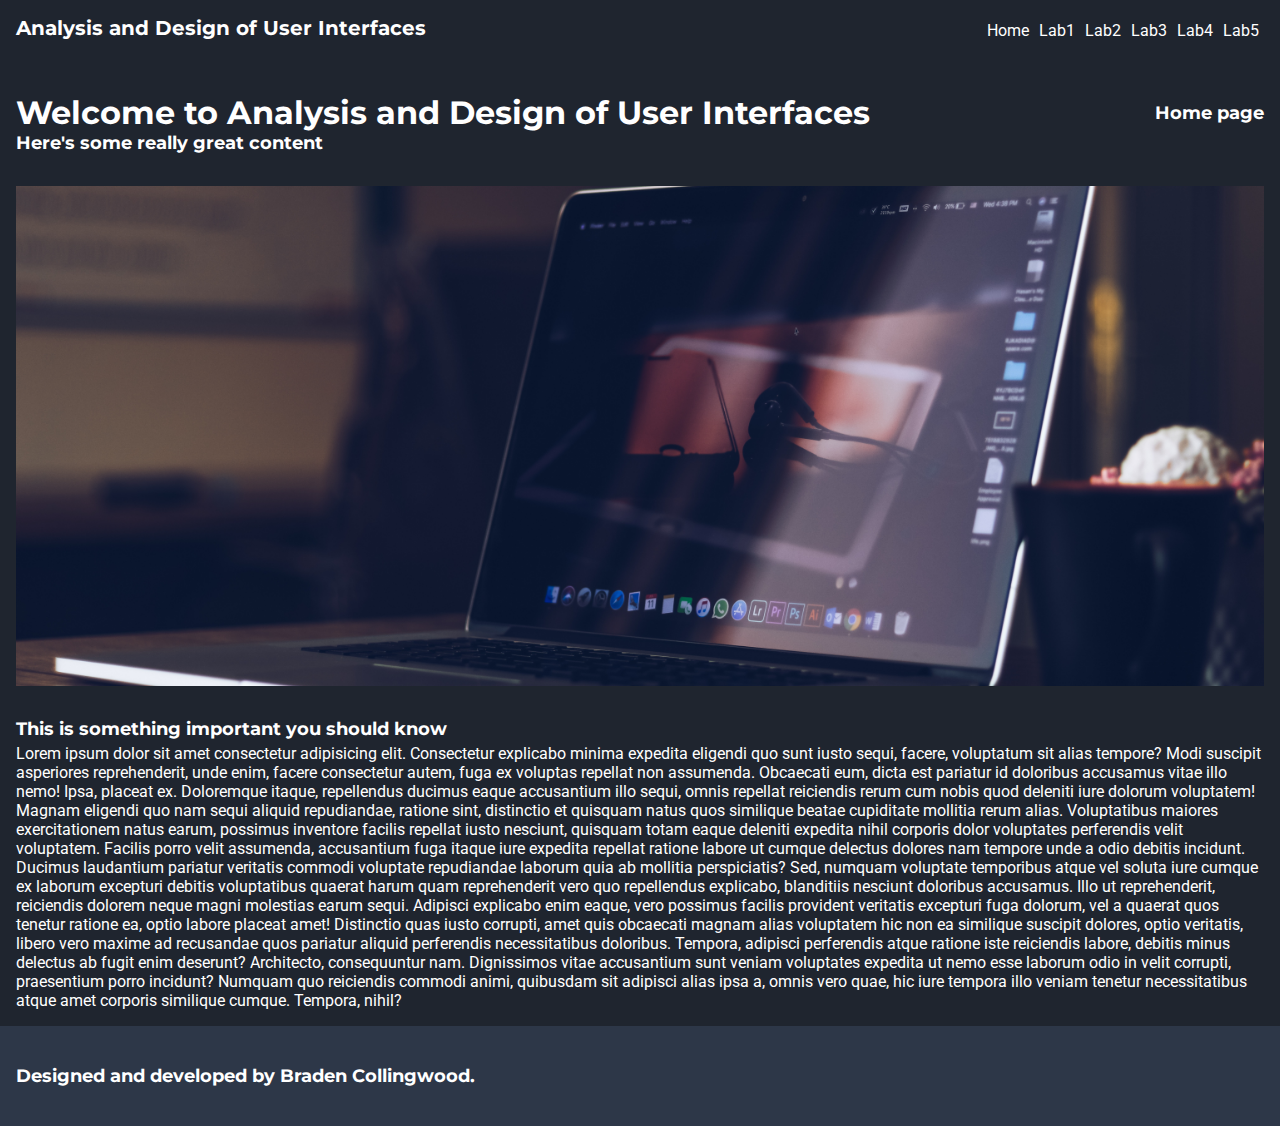
<file: index.html>
<!DOCTYPE html>
<html lang="en">
<head>
    <meta charset="UTF-8">
    <meta name="viewport" content="width=device-width, initial-scale=1.0">
    <link rel="stylesheet" href="./index.css">
    <link href="https://fonts.googleapis.com/css2?family=Montserrat:wght@400;600;700&family=Roboto:wght@400;700&display=swap" rel="stylesheet"> 
    <title>Analysis and Design of User Interfaces</title>
</head>
<body>
    <div class="container">
        <div class="row">
            <nav class="top-navigation">
                <div class="logo-wrapper">
                    <h1 class="logo"> Analysis and Design of User Interfaces<h1>
                </div>
                <ul class="nav-list">
                    <li><a href="./index.html">Home</a></li>
                    <li><a href="./pages/labs/lab1/index.html">Lab1</a></li>
                    <li><a href="./pages/labs/lab2/index.html">Lab2</a></li>
                    <li><a href="./pages/labs/lab3/index.html">Lab3</a></li>
                    <li><a href="./pages/labs/lab4/index.html">Lab4</a></li>
                    <li><a href="./pages/labs/lab5/index.html">Lab5</a></li>
                </ul>
            </nav>
        </div>

        <div class="pageWrapper" >
            <div style="display: flex; align-items: center; justify-content: space-between;">
                <h1 style="margin:0 ">Welcome to Analysis and Design of User Interfaces</h1>
                <h2 style>Home page</h2>
            </div>

            <h2>Here's some really great content</h2>
            
            <div class="hero" style="background-image: url(./assets/laptop.jpg); width: 100%;">

            </div>

            <h2>This is something important you should know</h2>
            <p>
                Lorem ipsum dolor sit amet consectetur adipisicing elit. Consectetur explicabo minima expedita eligendi quo sunt iusto sequi, facere, voluptatum sit alias tempore? Modi suscipit asperiores reprehenderit, unde enim, facere consectetur autem, fuga ex voluptas repellat non assumenda. Obcaecati eum, dicta est pariatur id doloribus accusamus vitae illo nemo! Ipsa, placeat ex. Doloremque itaque, repellendus ducimus eaque accusantium illo sequi, omnis repellat reiciendis rerum cum nobis quod deleniti iure dolorum voluptatem! Magnam eligendi quo nam sequi aliquid repudiandae, ratione sint, distinctio et quisquam natus quos similique beatae cupiditate mollitia rerum alias. Voluptatibus maiores exercitationem natus earum, possimus inventore facilis repellat iusto nesciunt, quisquam totam eaque deleniti expedita nihil corporis dolor voluptates perferendis velit voluptatem. Facilis porro velit assumenda, accusantium fuga itaque iure expedita repellat ratione labore ut cumque delectus dolores nam tempore unde a odio debitis incidunt. Ducimus laudantium pariatur veritatis commodi voluptate repudiandae laborum quia ab mollitia perspiciatis? Sed, numquam voluptate temporibus atque vel soluta iure cumque ex laborum excepturi debitis voluptatibus quaerat harum quam reprehenderit vero quo repellendus explicabo, blanditiis nesciunt doloribus accusamus. Illo ut reprehenderit, reiciendis dolorem neque magni molestias earum sequi. Adipisci explicabo enim eaque, vero possimus facilis provident veritatis excepturi fuga dolorum, vel a quaerat quos tenetur ratione ea, optio labore placeat amet! Distinctio quas iusto corrupti, amet quis obcaecati magnam alias voluptatem hic non ea similique suscipit dolores, optio veritatis, libero vero maxime ad recusandae quos pariatur aliquid perferendis necessitatibus doloribus. Tempora, adipisci perferendis atque ratione iste reiciendis labore, debitis minus delectus ab fugit enim deserunt? Architecto, consequuntur nam. Dignissimos vitae accusantium sunt veniam voluptates expedita ut nemo esse laborum odio in velit corrupti, praesentium porro incidunt? Numquam quo reiciendis commodi animi, quibusdam sit adipisci alias ipsa a, omnis vero quae, hic iure tempora illo veniam tenetur necessitatibus atque amet corporis similique cumque. Tempora, nihil?
            </p>
            
    
            
        </div>

        


    </div>

    <footer style="background-color: #2d3748; margin-top: 1rem;">
        <div class="container" style="height: 100px; background-color: #2d3748; display: flex; align-items: center;"> 
            <h2>Designed and developed by Braden Collingwood.</h2>
        </div>
    </footer>
</body>
</html>
</file>
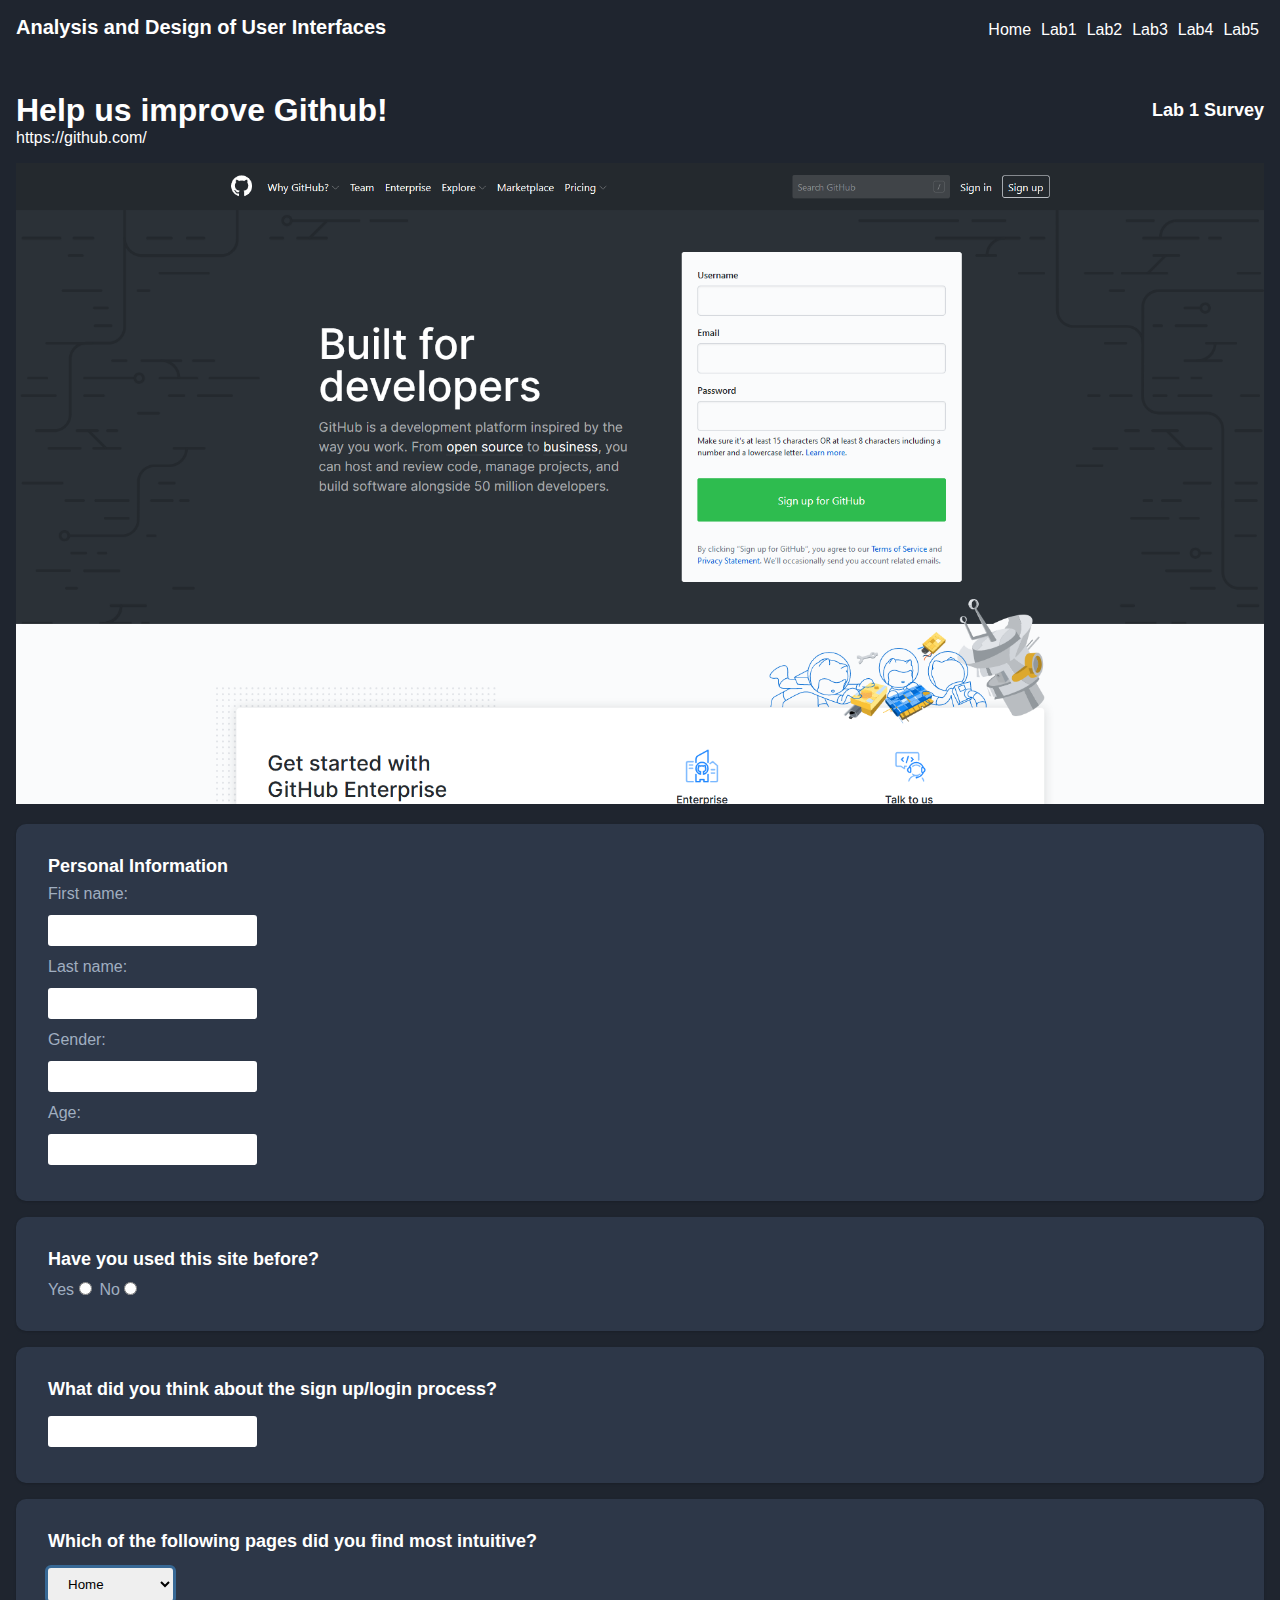
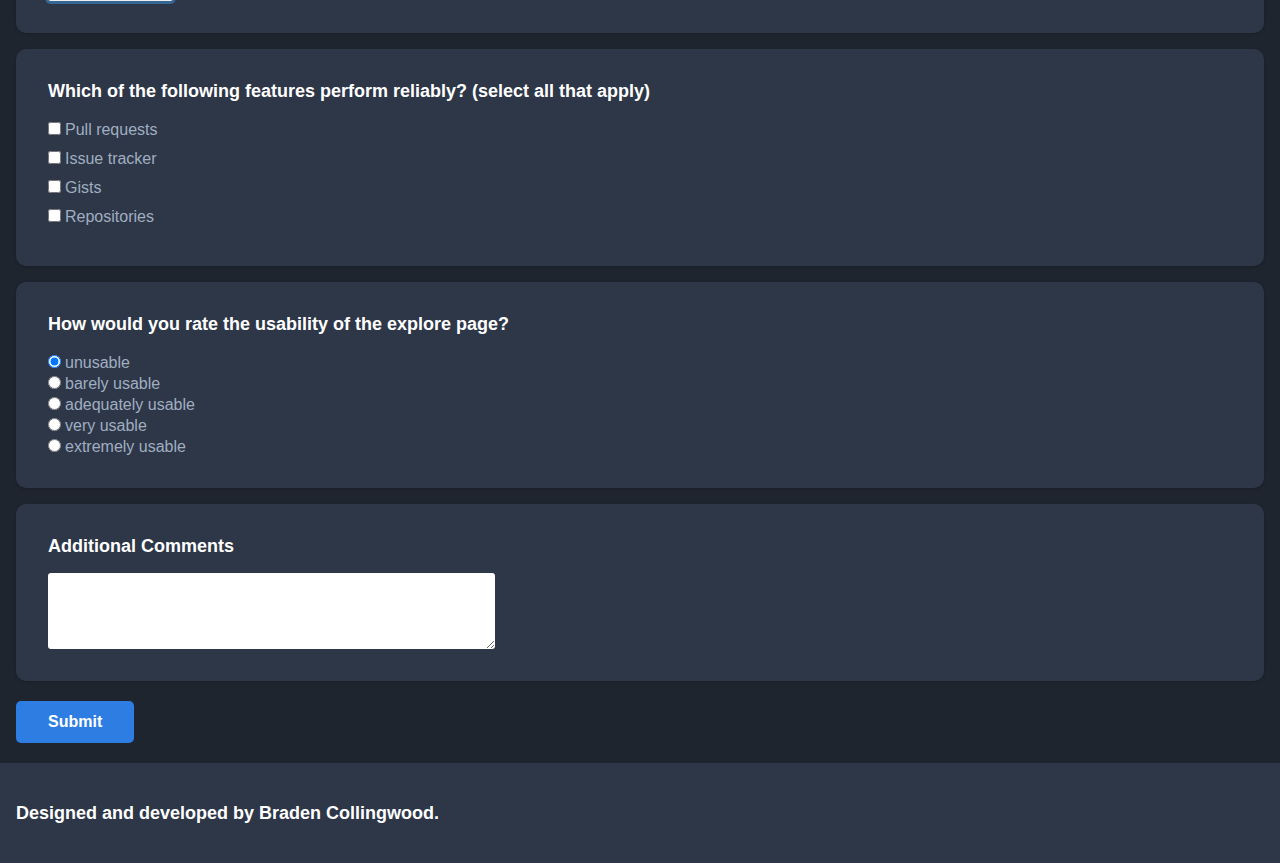
<file: pages/labs/lab1/index.html>
<!DOCTYPE html>
<html lang="en">
<head>
    <meta charset="UTF-8">
    <meta name="viewport" content="width=device-width, initial-scale=1.0">
    <link rel="stylesheet" href="../../../index.css">
    <title>Lab 1 Survey</title>
</head>
<body>
    <div class="container">
        <div class="row">
            <nav class="top-navigation">
                <div class="logo-wrapper">
                    <h1 class="logo"> Analysis and Design of User Interfaces<h1>
                </div>
                <ul class="nav-list">
                    <li><a href="../../../index.html">Home</a></li>
                    <li><a href="./index.html">Lab1</a></li>
                    <li><a href="../lab2/index.html">Lab2</a></li>
                    <li><a href="../lab3/index.html">Lab3</a></li>
                    <li><a href="../lab4/index.html">Lab4</a></li>
                    <li><a href="../lab5/index.html">Lab5</a></li>
                </ul>
            </nav>
        </div>

        <div class="pageWrapper">
            <div style="display: flex; align-items: center; justify-content: space-between;">
                <h1 style="margin:0 ">Help us improve Github!</h1>
                <h2 style>Lab 1 Survey</h2>
            </div>

            <a href="https://github.com/">https://github.com/</a>
            
            <a href="https://github.com/">
                <img src="../../../assets/github.png">
            </a>
            
            
    
            <form class="form" style="margin-top: 0.5rem;" action="/index.html">
    
            <div class="card">
    
                <h2>Personal Information</h2>
    
     
                    <label for="fname">First name:</label>
                    <input type="text" id="fname" name="fname">
                    
                    <label for="lname">Last name:</label>
                    <input type="text" id="lname" name="lname">
                    
                    <label for="gender">Gender:</label>
                    <input type="text" id="gender" name="gender">
                    
                    <label for="age">Age:</label>
                    <input type="number" id="age" name="age">
    
    
            </div>

            <div class="card" >
    
                <h2>Have you used this site before?</h2>
    
                <div id="yesNo">
                    <div style="margin-right:0.5rem">
                        <label for="yes_no">Yes </label>
                        <input type="radio" id="fname" name="yes_no" checked>
                    </div>
                    
                    <div>
                        <label for="yes_no">No </label>
                    <input type="radio" id="lname" name="yes_no">
                    </div>
                    
                </div>
    
            </div>
    
    
            <div class="card">
    
                <h2>What did you think about the sign up/login process?</h2>
                    <input type="text" id="fname" name="fname" style="margin-top: 1rem;">
    
    
    
            </div>
    
            
    
    
            <div class="card" >
    
                <h2>Which of the following pages did you find most intuitive?</h2>
    
                <div class="questions" >
                    
                    <select name="cars" id="cars">
                        <option value="volvo">Home</option>
                        <option value="saab">Explore</option>
                        <option value="opel">Pricing</option>
                        <option value="audi">Marketplace</option>
                      </select>
                    
                </div>
    
            </div>
    
            <div class="card" >
    
                <h2>Which of the following features perform reliably? (select all that apply)</h2>
    
                <div  class="questions">
                    
                    <div class="checkboxQ" >
                        <input type="checkbox" id="fname" name="fname">
                        <label for="fname">Pull requests</label>
                    </div>
    
                    <div class="checkboxQ">
                        <input type="checkbox" id="fname" name="fname">
                        <label for="fname">Issue tracker</label>
                    </div>
                    
                    <div class="checkboxQ">
                        <input type="checkbox" id="fname" name="fname">
                        <label for="fname">Gists</label>
                    </div>
    
                    <div class="checkboxQ">
                        <input type="checkbox" id="fname" name="fname">
                        <label for="fname">Repositories</label>
                    </div>
                    
                </div>
    
            </div>
    
    
            <div class="card" >
    
                <h2>How would you rate the usability of the explore page?</h2>
    
                <div class="questions">
                    <div style="margin-right:0.5rem">
                        <input type="radio" id="fname" name="yes_no" checked>
                        <label for="yes_no">unusable</label>
                        
                    </div>
                    
                    <div>
                        <input type="radio" id="lname" name="yes_no">
                        <label for="yes_no">barely usable </label>
                        
                    </div>
    
                    <div>
                        <input type="radio" id="lname" name="yes_no">
                        <label for="yes_no">adequately usable </label>
                        
                    </div>
    
                    <div>
                        <input type="radio" id="lname" name="yes_no">
                        <label for="yes_no">very usable </label>
                        
                    </div>
    
                    <div>
                        <input type="radio" id="lname" name="yes_no">
                        <label for="yes_no">extremely usable </label>
                        
                    </div>
                    
                    
                </div>
    
            </div>
    
            <div class="card" >
    
                <h2>Additional Comments</h2>
                
                <textarea rows="4" cols="50" ></textarea>
    
            </div>
    
            <input class="submitButton" type="submit" value="Submit">
            
        </input>
         
    
        </form>
        </div>

        


    </div>

    <footer style="background-color: #2d3748; margin-top: 1rem;">
        <div class="container" style="height: 100px; background-color: #2d3748; display: flex; align-items: center;"> 
            <h2>Designed and developed by Braden Collingwood.</h2>

        </div>
    </footer>
</body>
</html>
</file>
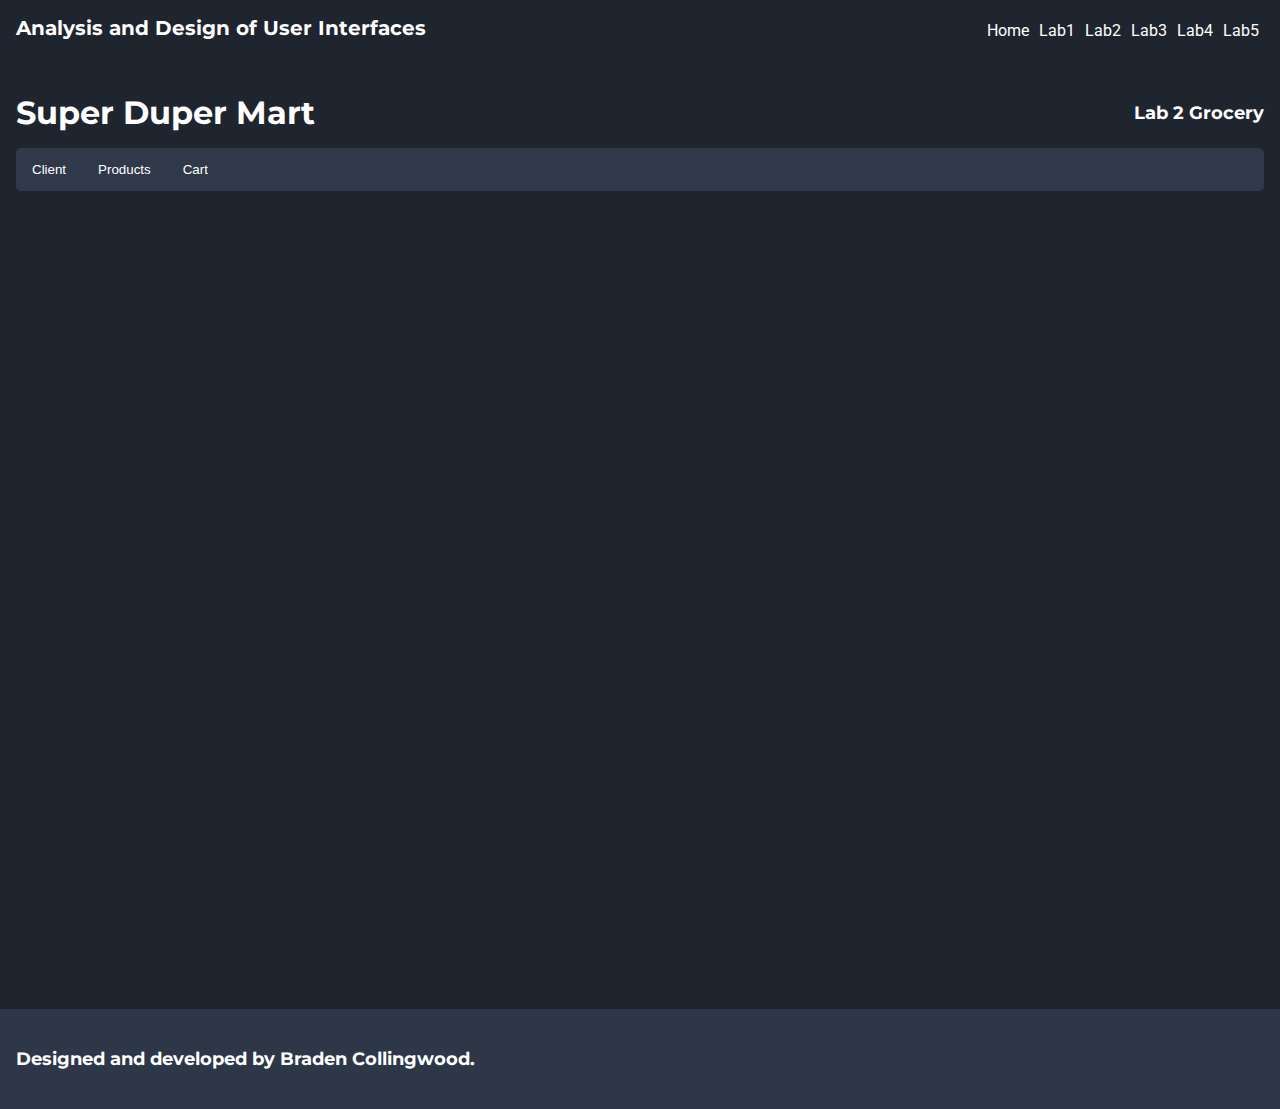
<file: pages/labs/lab2/index.html>
<!DOCTYPE html>
<html lang="en">
<head>
    <meta charset="UTF-8">
    <meta name="viewport" content="width=device-width, initial-scale=1.0">
    <link rel="stylesheet" href="/index.css">
    <link href="./styles/style.css" rel="stylesheet" type="text/css">
    <link href="../../../index.css" rel="stylesheet" type="text/css">
    <link href="https://fonts.googleapis.com/css2?family=Montserrat:wght@400;600;700&family=Roboto:wght@400;700&display=swap" rel="stylesheet"> 
    <title>Lab 2 Grocery</title>
</head>
<body>
    <div class="container">
        <div class="row">
            <nav class="top-navigation">
                <div class="logo-wrapper">
                    <h1 class="logo"> Analysis and Design of User Interfaces<h1>
                </div>
                <ul class="nav-list">
                    <li><a href="../../../index.html">Home</a></li>
                    <li><a href="../lab1/index.html">Lab1</a></li>
                    <li><a href="./index.html">Lab2</a></li>
                    <li><a href="../lab3/index.html">Lab3</a></li>
                    <li><a href="../lab4/index.html">Lab4</a></li>
                    <li><a href="../lab5/index.html">Lab5</a></li>
                </ul>
            </nav>
        </div>

        <div class="pageWrapper">
            <div style="display: flex; align-items: center; justify-content: space-between;">
                <h1 style="margin:0 ">Super Duper Mart</h1>
                <h2 style>Lab 2 Grocery</h2>
            </div>

            <div class="tab">
                <button class="tablinks" onclick="openInfo(event, 'Client')">Client</button>
                <button class="tablinks" onclick="openInfo(event, 'Products'); populateListProductChoices(this.id, 'displayProduct');">Products</button>
                <button class="tablinks" onclick="openInfo(event, 'Cart')">Cart</button>
              </div>
              
              <!-- Tab content -->
              <div id="Client" class="tabcontent">
                <h2>Client Information:</h2>
                
                  <div class="card" >
                        <h2>Tell us a bit about you</h2>


                            <label for="fname">Choose a Catagory:</label>

                            <select id="dietSelect" onchange="populateListProductChoices(this.id, 'displayProduct')">
                                <option value=""></option>
                                <option value="Vegetarian">Vegetarian</option>
                                <option value="GlutenFree">GlutenFree</option>
                                <option value="Vegetarian & GlutenFree">Vegetarian & GlutenFree</option>
                                <option value="None">None</option>
                            </select>
                            
                            <div class="checkboxQ" >
                                <label >Do you prefer organic foods? </label>
                                <input type="checkbox" id="organic"  onchange="populateListProductChoices(this.id, 'displayProduct')">
                            </div> 
             
                             
                   </div>

              </div>
              
              <div id="Products" class="tabcontent">
                <h2>Your targeted products:</h2>
                <div class="card" >
                   <p style="padding:0">We preselected products based on your restrictions.</p>
                   <p>Choose items to buy:</p>
                   <div id="displayProduct"></div>
                   <button id="addCart" type="button" class="submitButton block" onclick="selectedItems()">
                      Add selected items to cart.
                  </button>
                </div>
                
              </div>
              
              <div id="Cart" class="tabcontent">
                <h2>Cart:</h2>
                <div class="card" >
                    <h2>Here is your cart:</h2>
                    <div id="displayCart"></div>
                </div>
              </div>

            
        </div>

        


    </div>

    <footer style="background-color: #2d3748; margin-top: 1rem;">
        <div class="container" style="height: 100px; background-color: #2d3748; display: flex; align-items: center;"> 
            <h2>Designed and developed by Braden Collingwood.</h2>

        </div>
    </footer>
    <script src="scripts/groceries.js"></script>
    <script src="scripts/main.js"></script>
</body>
</html>
</file>
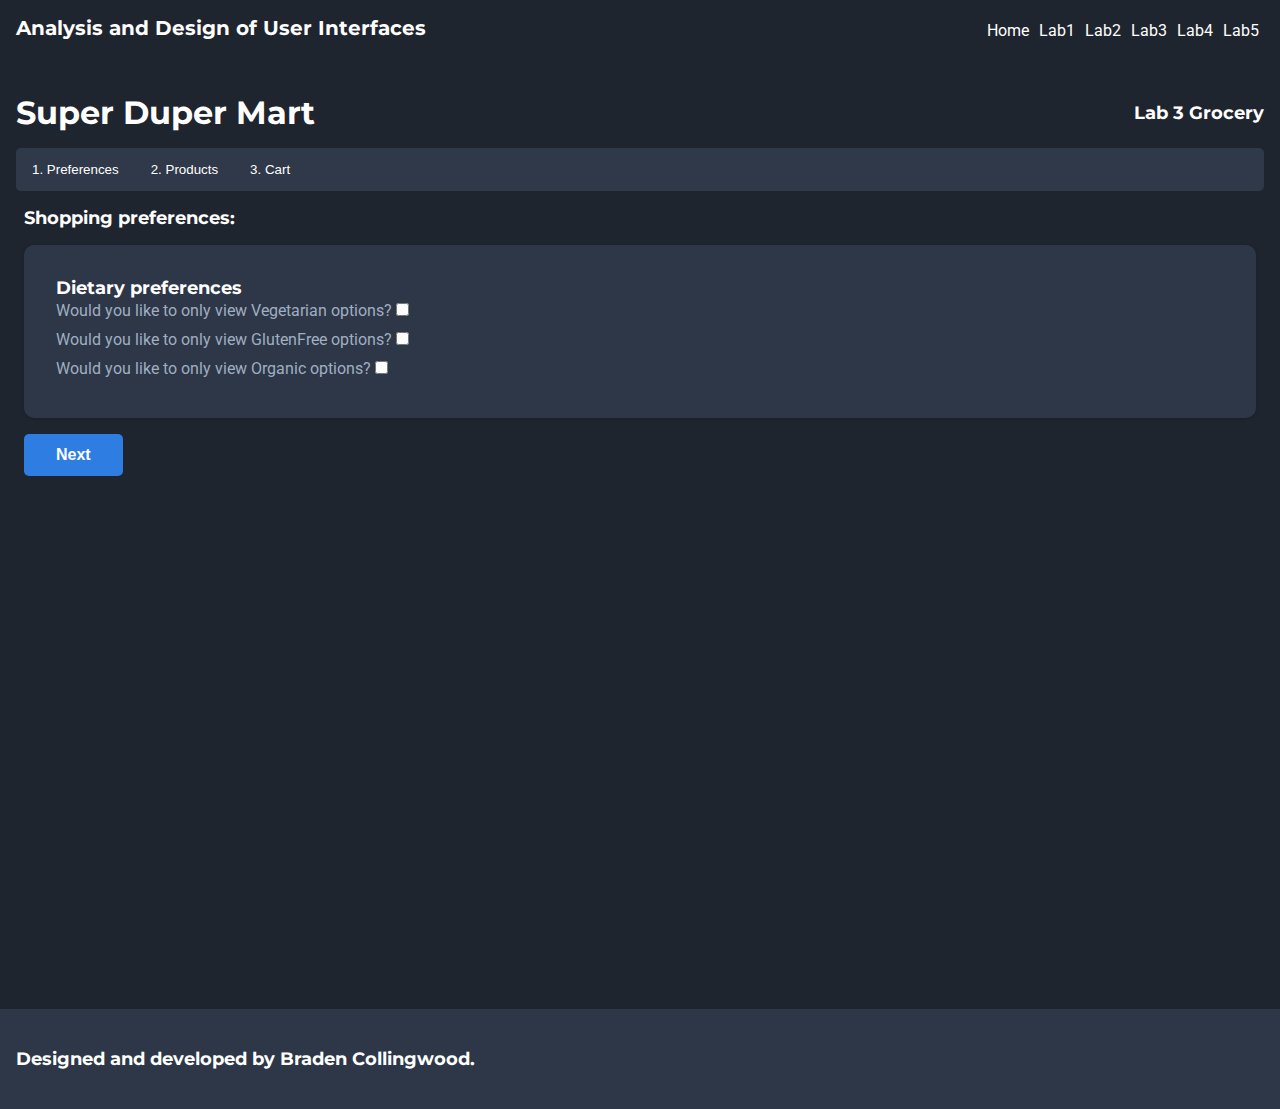
<file: pages/labs/lab3/index.html>
<!DOCTYPE html>
<html lang="en">
<head>
    <meta charset="UTF-8">
    <meta name="viewport" content="width=device-width, initial-scale=1.0">
    <link rel="stylesheet" href="/index.css">
    <link href="./styles/style.css" rel="stylesheet" type="text/css">
    <link href="../../../index.css" rel="stylesheet" type="text/css">
    <link href="https://fonts.googleapis.com/css2?family=Montserrat:wght@400;600;700&family=Roboto:wght@400;700&display=swap" rel="stylesheet"> 
    <title>Lab 3 Grocery</title>
</head>
<body>
    <div class="container">
        <div class="row">
            <nav class="top-navigation">
                <div class="logo-wrapper">
                    <h1 class="logo"> Analysis and Design of User Interfaces<h1>
                </div>
                <ul class="nav-list">
                    <li><a href="../../../index.html">Home</a></li>
                    <li><a href="../lab1/index.html">Lab1</a></li>
                    <li><a href="../lab2/index.html">Lab2</a></li>
                    <li><a href="../lab3/index.html">Lab3</a></li>
                    <li><a href="../lab4/index.html">Lab4</a></li>
                    <li><a href="../lab5/index.html">Lab5</a></li>
                </ul>
            </nav>
        </div>

        <div class="pageWrapper">
            <div style="display: flex; align-items: center; justify-content: space-between;">
                <h1 style="margin:0 ">Super Duper Mart</h1>
                <h2 style>Lab 3 Grocery</h2>
            </div>

            <div class="tab">
                <button id="ClientTab" class="tablinks" onclick="openInfo(event, 'Client')"> 1. Preferences</button>
                <button id="ProductsTab" class="tablinks" onclick="openInfo(event, 'Products'); populateListProductChoices(null, 'displayProduct');">2. Products</button>
                <button id="CartTab" class="tablinks" onclick="openInfo(event, 'Cart'); selectedItems();">3. Cart</button>
              </div>
              
              <!-- Tab content -->
              <div id="Client" class="tabcontent" style="display: block;">
                <h2>Shopping preferences:</h2>
                
                  <div class="card" >
                        <h2>Dietary preferences</h2>

                            <div class="checkboxQ" >
                                <label >Would you like to only view Vegetarian options? </label>
                                <input type="checkbox" id="vegetarian"  onchange="populateListProductChoices(null, 'displayProduct')">
                            </div> 

                            <div class="checkboxQ" >
                                <label >Would you like to only view GlutenFree options? </label>
                                <input type="checkbox" id="glutenFree"  onchange="populateListProductChoices(null, 'displayProduct')">
                            </div> 
                            
                            <div class="checkboxQ" >
                                <label >Would you like to only view Organic options? </label>
                                <input type="checkbox" id="organic"  onchange="populateListProductChoices(null, 'displayProduct')">
                            </div> 
             
                             
                   </div>

                   <button id="next" type="button" class="submitButton block" onclick="openInfo(event, 'Products'); populateListProductChoices(null, 'displayProduct');">
                      Next
                  </button>



              </div>
              
              <div id="Products" class="tabcontent">

                  
                <h2>Your suggested products:</h2>
                <div>
                   <p style="padding:0">We preselected products based on your preferences.</p>
                   <p style="margin-top: 1rem;">Categories:</p>
                   <div class="tab" style="width:max-content; margin-top:0.25rem">
                    <button class="tablinks" onclick="populateListProductChoices( null, 'displayProduct');">All</button>
                    <button class="tablinks" onclick="populateListProductChoices('vegetables and legumes', 'displayProduct');">Vegetables and Legumes</button>
                    <button class="tablinks" onclick="populateListProductChoices('lean meats and poultry', 'displayProduct');">Lean meats and poultry</button>
                    <button class="tablinks" onclick="populateListProductChoices('grain', 'displayProduct');">Grain</button>
                    <button class="tablinks" onclick="populateListProductChoices('dairy', 'displayProduct');">Dairy</button>
                    <button class="tablinks" onclick="populateListProductChoices('other', 'displayProduct');">Other</button>
                  </div>
                   <div id="displayProduct"></div>
                   
                </div>

                <button id="prev" type="button" class="submitButton block" onclick="openInfo(event, 'Client')">
                    Prev
                   </button>

                   <button id="next" type="button" class="submitButton block" onclick="openInfo(event, 'Cart'); selectedItems();">
                      Next
                  </button>
                
              </div>
              
              <div id="Cart" class="tabcontent">
                <h2>Cart:</h2>
                <div class="card" >
                    <h2>Here is your cart:</h2>
                    <div id="displayCart"></div>
                </div>

                <button id="prev" type="button" class="submitButton block" onclick="openInfo(event, 'Products'); populateListProductChoices(null, 'displayProduct');">
                    Prev
                </button>
              </div>

            
        </div>

        


    </div>

    <footer style="background-color: #2d3748; margin-top: 1rem;">
        <div class="container" style="height: 100px; background-color: #2d3748; display: flex; align-items: center;"> 
            <h2>Designed and developed by Braden Collingwood.</h2>

        </div>
    </footer>
    <script src="scripts/groceries.js"></script>
    <script src="scripts/main.js"></script>
</body>
</html>
</file>
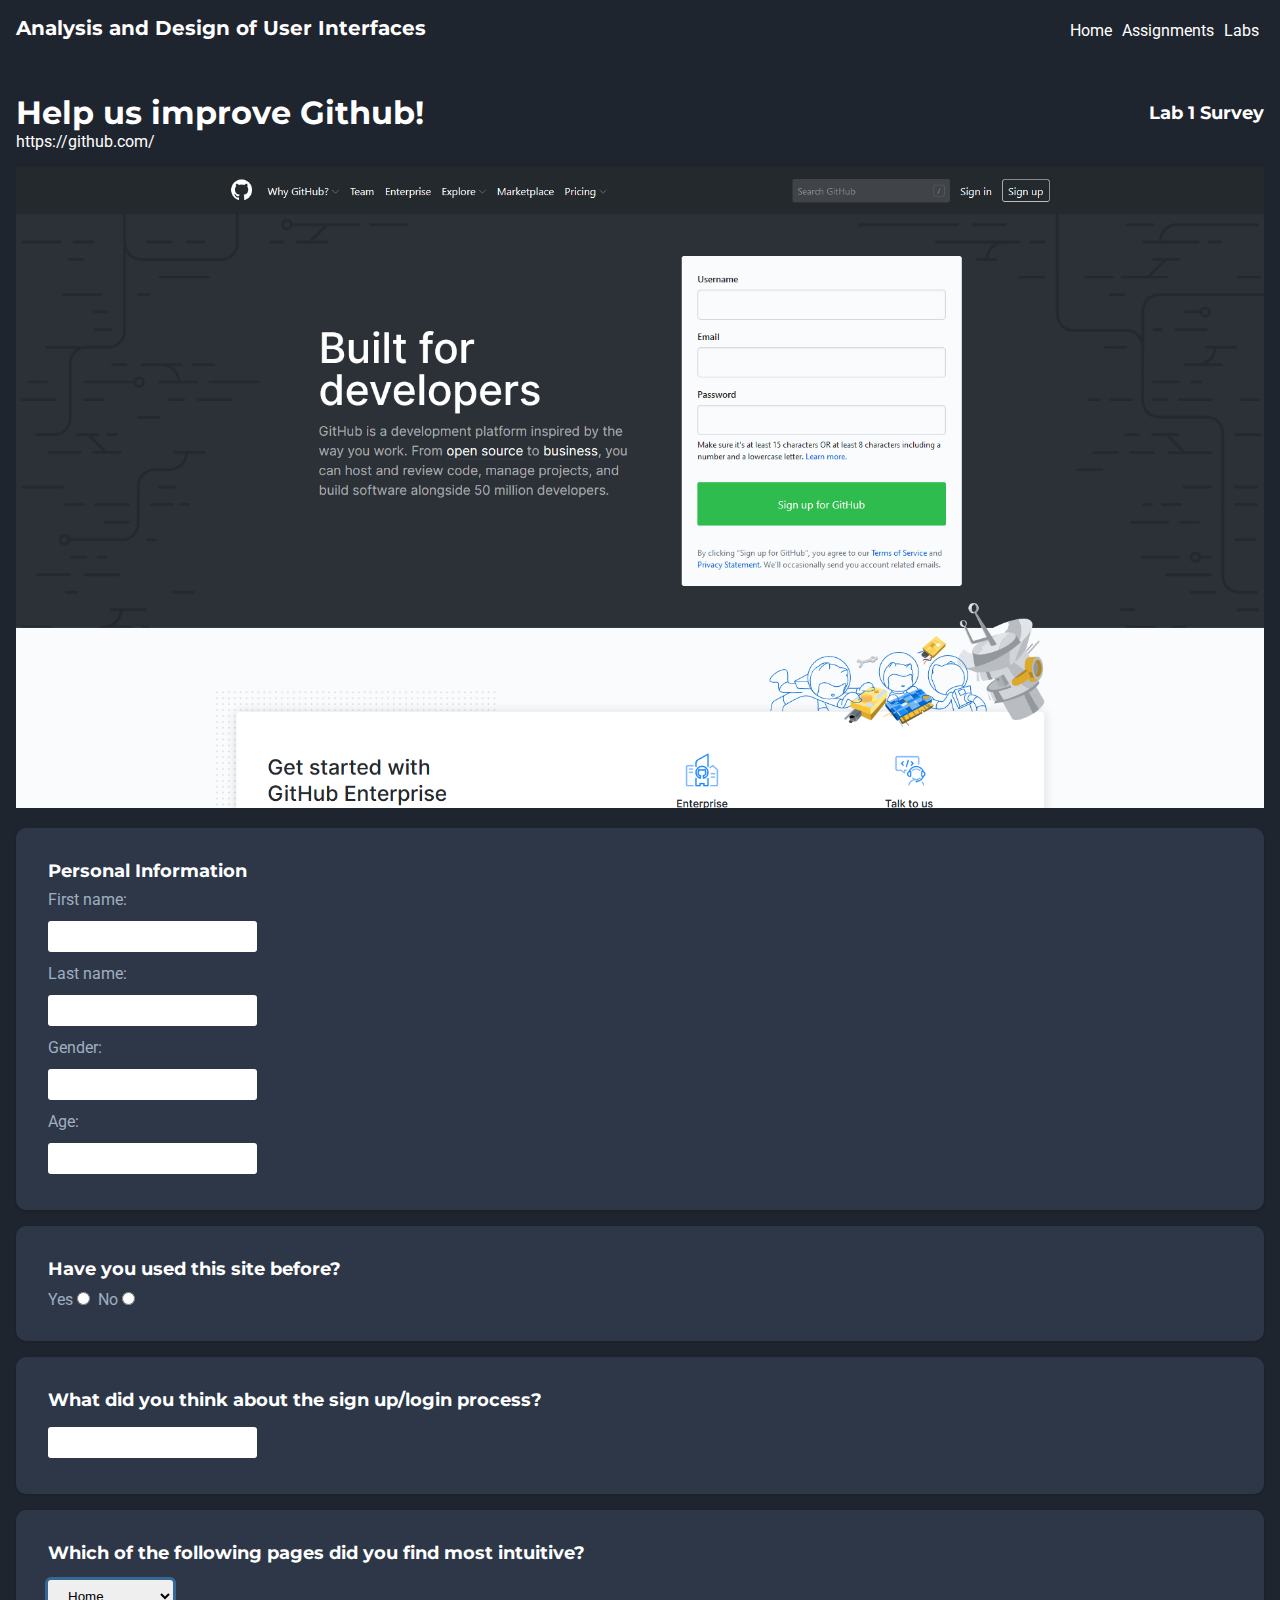
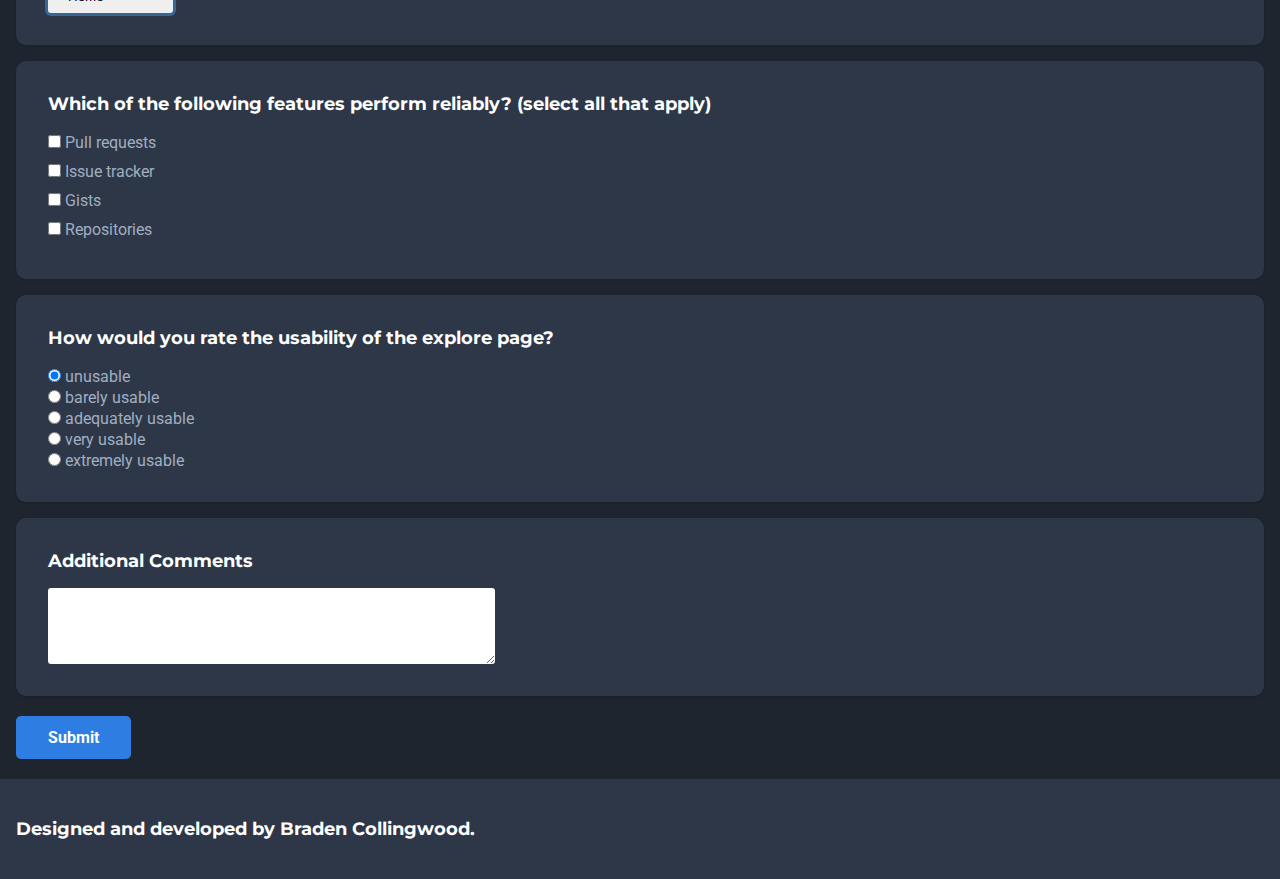
<file: pages/lab1.html>
<!DOCTYPE html>
<html lang="en">
<head>
    <meta charset="UTF-8">
    <meta name="viewport" content="width=device-width, initial-scale=1.0">
    <link rel="stylesheet" href="../index.css">
    <link href="https://fonts.googleapis.com/css2?family=Montserrat:wght@400;600;700&family=Roboto:wght@400;700&display=swap" rel="stylesheet"> 
    <title>Lab 1 Survey</title>
</head>
<body>
    <div class="container">
        <div class="row">
            <nav class="top-navigation">
                <div class="logo-wrapper">
                    <h1 class="logo"> Analysis and Design of User Interfaces<h1>
                </div>
                <ul class="nav-list">
                    <li><a href="../index.html">Home</a></li>
                    <li><a href="./lab1.html">Assignments</a></li>
                    <li><a href="./lab1.html">Labs</a></li>
                </ul>
            </nav>
        </div>

        <div class="pageWrapper">
            <div style="display: flex; align-items: center; justify-content: space-between;">
                <h1 style="margin:0 ">Help us improve Github!</h1>
                <h2 style>Lab 1 Survey</h2>
            </div>

            <a href="https://github.com/">https://github.com/</a>
            
            <a href="https://github.com/">
                <img src="../assets/github.png">
            </a>
            
            
    
            <form class="form" style="margin-top: 0.5rem;" action="/index.html">
    
            <div class="card">
    
                <h2>Personal Information</h2>
    
     
                    <label for="fname">First name:</label>
                    <input type="text" id="fname" name="fname">
                    
                    <label for="lname">Last name:</label>
                    <input type="text" id="lname" name="lname">
                    
                    <label for="gender">Gender:</label>
                    <input type="text" id="gender" name="gender">
                    
                    <label for="age">Age:</label>
                    <input type="number" id="age" name="age">
    
    
            </div>

            <div class="card" >
    
                <h2>Have you used this site before?</h2>
    
                <div id="yesNo">
                    <div style="margin-right:0.5rem">
                        <label for="yes_no">Yes </label>
                        <input type="radio" id="fname" name="yes_no" checked>
                    </div>
                    
                    <div>
                        <label for="yes_no">No </label>
                    <input type="radio" id="lname" name="yes_no">
                    </div>
                    
                </div>
    
            </div>
    
    
            <div class="card">
    
                <h2>What did you think about the sign up/login process?</h2>
                    <input type="text" id="fname" name="fname" style="margin-top: 1rem;">
    
    
    
            </div>
    
            
    
    
            <div class="card" >
    
                <h2>Which of the following pages did you find most intuitive?</h2>
    
                <div class="questions" >
                    
                    <select name="cars" id="cars">
                        <option value="volvo">Home</option>
                        <option value="saab">Explore</option>
                        <option value="opel">Pricing</option>
                        <option value="audi">Marketplace</option>
                      </select>
                    
                </div>
    
            </div>
    
            <div class="card" >
    
                <h2>Which of the following features perform reliably? (select all that apply)</h2>
    
                <div  class="questions">
                    
                    <div class="checkboxQ" >
                        <input type="checkbox" id="fname" name="fname">
                        <label for="fname">Pull requests</label>
                    </div>
    
                    <div class="checkboxQ">
                        <input type="checkbox" id="fname" name="fname">
                        <label for="fname">Issue tracker</label>
                    </div>
                    
                    <div class="checkboxQ">
                        <input type="checkbox" id="fname" name="fname">
                        <label for="fname">Gists</label>
                    </div>
    
                    <div class="checkboxQ">
                        <input type="checkbox" id="fname" name="fname">
                        <label for="fname">Repositories</label>
                    </div>
                    
                </div>
    
            </div>
    
    
            <div class="card" >
    
                <h2>How would you rate the usability of the explore page?</h2>
    
                <div class="questions">
                    <div style="margin-right:0.5rem">
                        <input type="radio" id="fname" name="yes_no" checked>
                        <label for="yes_no">unusable</label>
                        
                    </div>
                    
                    <div>
                        <input type="radio" id="lname" name="yes_no">
                        <label for="yes_no">barely usable </label>
                        
                    </div>
    
                    <div>
                        <input type="radio" id="lname" name="yes_no">
                        <label for="yes_no">adequately usable </label>
                        
                    </div>
    
                    <div>
                        <input type="radio" id="lname" name="yes_no">
                        <label for="yes_no">very usable </label>
                        
                    </div>
    
                    <div>
                        <input type="radio" id="lname" name="yes_no">
                        <label for="yes_no">extremely usable </label>
                        
                    </div>
                    
                    
                </div>
    
            </div>
    
            <div class="card" >
    
                <h2>Additional Comments</h2>
                
                <textarea rows="4" cols="50" ></textarea>
    
            </div>
    
            <input class="submitButton" type="submit" value="Submit">
            
        </input>
         
    
        </form>
        </div>

        


    </div>

    <footer style="background-color: #2d3748; margin-top: 1rem;">
        <div class="container" style="height: 100px; background-color: #2d3748; display: flex; align-items: center;"> 
            <h2>Designed and developed by Braden Collingwood.</h2>

        </div>
    </footer>
</body>
</html>
</file>
<file: index.css>
h1, h2, p, a, li, label{
    color: #fff;
}

body{
    background-color: #1f252f;
    padding: 0;
    margin: 0;
}

img{
    width: 100%;
    margin : 1rem 0 0 0;
}


.top-navigation{
    display: flex;
    align-items: flex-end;
    justify-content: space-between;
}

.nav-list li {
    display: inline-block;
    padding: 5px    
}

a{
    text-decoration: none;
    font-family: 'Roboto', sans-serif;
}

.nav-list {
    display: flex;
}

h1{
    font-family: 'Montserrat', sans-serif;
}

h2{
    font-family: 'Montserrat', sans-serif;
    padding: 0;
    margin:0;
    font-size: large;
}

p, label, input{
    font-family: 'Roboto', sans-serif;
    margin: 0.25rem 0;
}

li{
    font-family: 'Roboto', sans-serif;
}

.container{
    max-width: 1280px;
    margin: 0 auto 0 auto;
    padding: 0  1rem;
    background-color: #1f252f;
    
}

.card{
    padding: 2rem;
    margin: 1rem 0;
    border-radius: 10px;
    background:#2d3748;
    box-shadow: 0 1px 3px 0 rgba(0, 0, 0, 0.1), 0 1px 2px 0 rgba(0, 0, 0, 0.06);
    display: flex;
    flex-direction: column;
    align-items: flex-start;
}



input, textarea{
    border-color: rgba(226,232,240,var(--border-opacity)) !important;
    border-radius: 3px;
    padding: 0.5rem 1rem;
    outline: none;
    border:none;
}

textarea{
    margin-top: 1rem;
}

label{
    margin: 0.5rem 0;
    color:#a0aec0;
}

form{
    
}

#yesNo{
    display: flex;
    flex-direction: row;
    align-items: center;
    margin-top: 0.5rem;
}

.questions{
    display:flex; 
    flex-direction: column;
    align-items: flex-start;
    margin-top: 1rem;
}


.checkboxQ{
    margin-bottom: 0.5rem;
}

   
  input[type="number"]:focus, input[type=text]:focus, textarea:focus, select {
    box-shadow: 0 0 0 3px rgba(66, 153, 225, 0.5);
  }


  select{
    border-color: rgba(226,232,240,var(--border-opacity)) !important;
    border-radius: 3px;
    padding: 0.5rem 1rem;
    outline: none;
    border:none;
}

.submitButton{
    color:#fff;
    background-color: #2e7de3;
    padding: 0.75rem 2rem;
    font-size: 1rem;
    font-weight: bold;
    cursor: pointer;
    border: none;
    border-radius: 5px;
}

.submitButton:hover{
    background-color: #20589f;
}

.pageWrapper{
    margin: 2rem 0 0 0;
    min-height: 100vh;
}

.logo{
    font-size: 1.25rem;
}

.hero{
    background-color: #cccccc; 
    height: 500px; 
    background-position: center;
    background-repeat: no-repeat; 
    background-size: cover; 
    margin: 2rem 0;
}
</file>
<file: pages/labs/lab2/styles/style.css>
/* This style sheet is taken from  https://www.w3schools.com/howto/howto_js_tabs.asp> */

/* Style the tab */
.tab {
  overflow: hidden;
  border-radius: 5px;
  background-color: #303949;
  margin-top: 1rem;
}

/* Style the buttons that are used to open the tab content */
.tab button {
  background-color: inherit;
  float: left;
  border: none;
  outline: none;
  cursor: pointer;
  padding: 14px 16px;
  transition: 0.3s;
  color: #fff;
}

/* Change background color of buttons on hover */
.tab button:hover {
  background-color: #317ce2;
}

/* Create an active/current tablink class */
.tab button.active {
  background-color: #317ce2;
}

/* Style the tab content */
.tabcontent {
  display: none;
  padding: 1rem 0.5rem;

  border-top: none;
  
}

#displayProduct{
  margin: 1rem 0;
}

#displayCart p{
  color:#a0aec0;
}
</file>
<file: pages/labs/lab3/styles/style.css>
/* This style sheet is taken from  https://www.w3schools.com/howto/howto_js_tabs.asp> */

/* Style the tab */
.tab {
  overflow: hidden;
  border-radius: 5px;
  background-color: #303949;
  margin-top: 1rem;
}

/* Style the buttons that are used to open the tab content */
.tab button {
  background-color: inherit;
  float: left;
  border: none;
  outline: none;
  cursor: pointer;
  padding: 14px 16px;
  transition: 0.3s;
  color: #fff;
}

/* Change background color of buttons on hover */
 button:hover {
  background-color: #317ce2;
}

/* Create an active/current tablink class */
.tab button.active {
  background-color: #317ce2;
}

/* Style the tab content */
.tabcontent {
  display: none;
  padding: 1rem 0.5rem;

  border-top: none;
  
}

#displayProduct{
  display:flex;
  flex-wrap: wrap;
  margin: 1rem 0;
}

#displayCart p{
  color:#a0aec0;
}


.productCard{
    padding: 1rem 1rem;
    width: 10rem;
    margin: 1rem 1rem;
    border-radius: 10px;
    background: #2d3748;
    box-shadow: 0 1px 3px 0 rgba(0, 0, 0, 0.1), 0 1px 2px 0 rgba(0, 0, 0, 0.06);
    display: flex;
    flex-direction: column;
    align-items: flex-start;
    justify-content: space-between;
}


.wrapper{
  width: 100%;
}
.productInfo{
  padding:1rem 0 2rem 0;
}

.productImage{
  padding: 0;
  margin:0;
  object-fit: cover;
}

.addToCartBtn{
    color:#fff;
    background-color: #2e7de3;
    padding: 0.5rem 1rem;
    font-size: 1rem;
    font-weight: bold;
    cursor: pointer;
    border: none;
    border-radius: 5px;
}

.productCard button:hover {
  background-color: #20589f;
}
</file>
